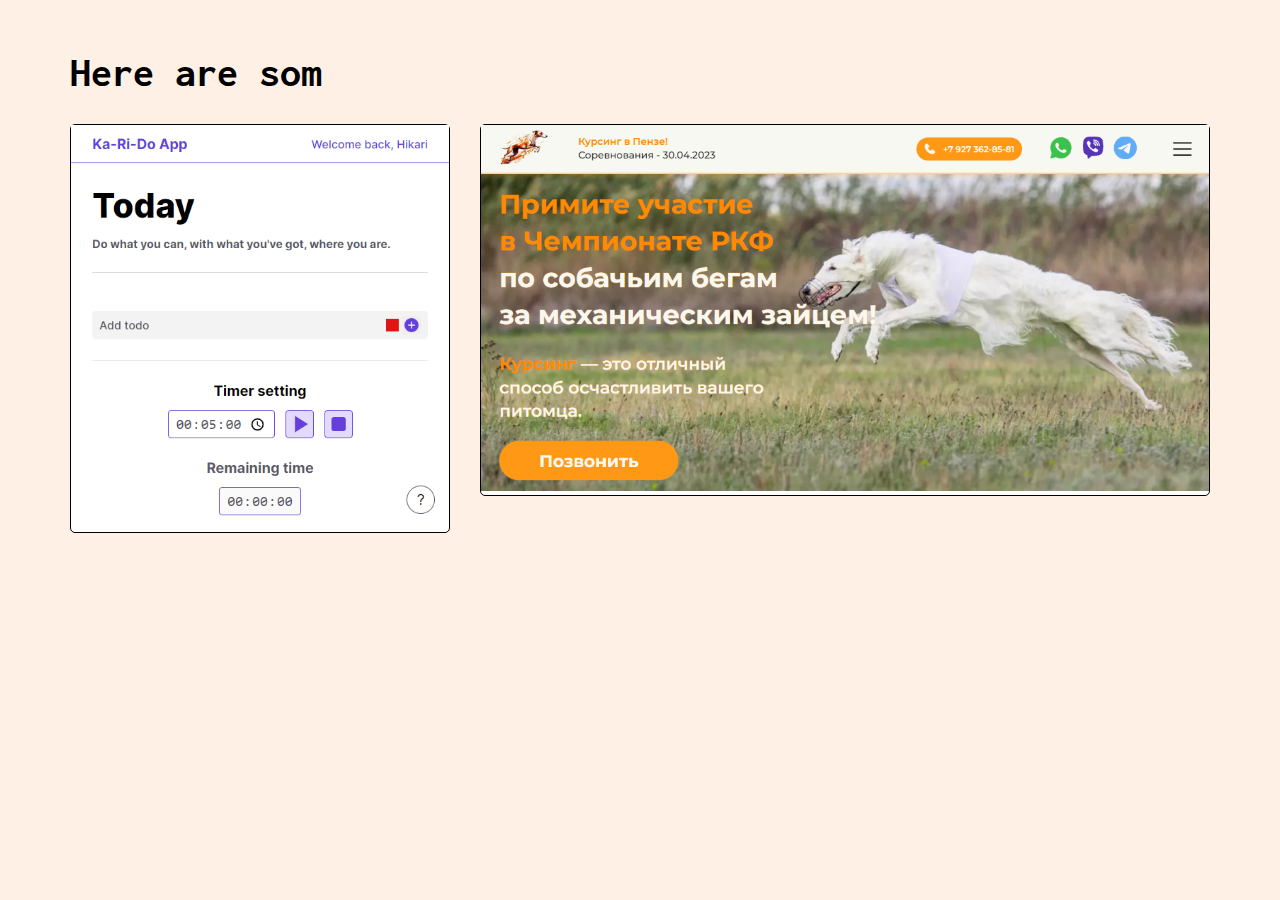
<file: index.html>
<!DOCTYPE html>
<html lang="ru">
    <head>
        <title>Hikari Projects</title>
        <meta charset="UTF-8">
        <link rel="stylesheet" href="style.css">

        <link rel="preconnect" href="https://fonts.googleapis.com">
        <link rel="preconnect" href="https://fonts.gstatic.com" crossorigin>
        <link href="https://fonts.googleapis.com/css2?family=Inconsolata:wght@700&display=swap" rel="stylesheet">
    </head>
    <body>
        <div class="container">
            <h1>Here are some of my notable projects</h1>

            <div class="grid">
                <div class="project"><a href="KaRiDo/index.html" target="_blank"><img src="img/ToDo.png" alt=""></a></div>
                <div class="project"><a href="https://xn--58-glctjttiq.xn--p1ai/" target="_blank"><img src="img/Coursing.png" alt=""></a></div>
            </div>
    
        </div>
        
        <script src="animation.js"></script>
    </body>
</html>
</file>
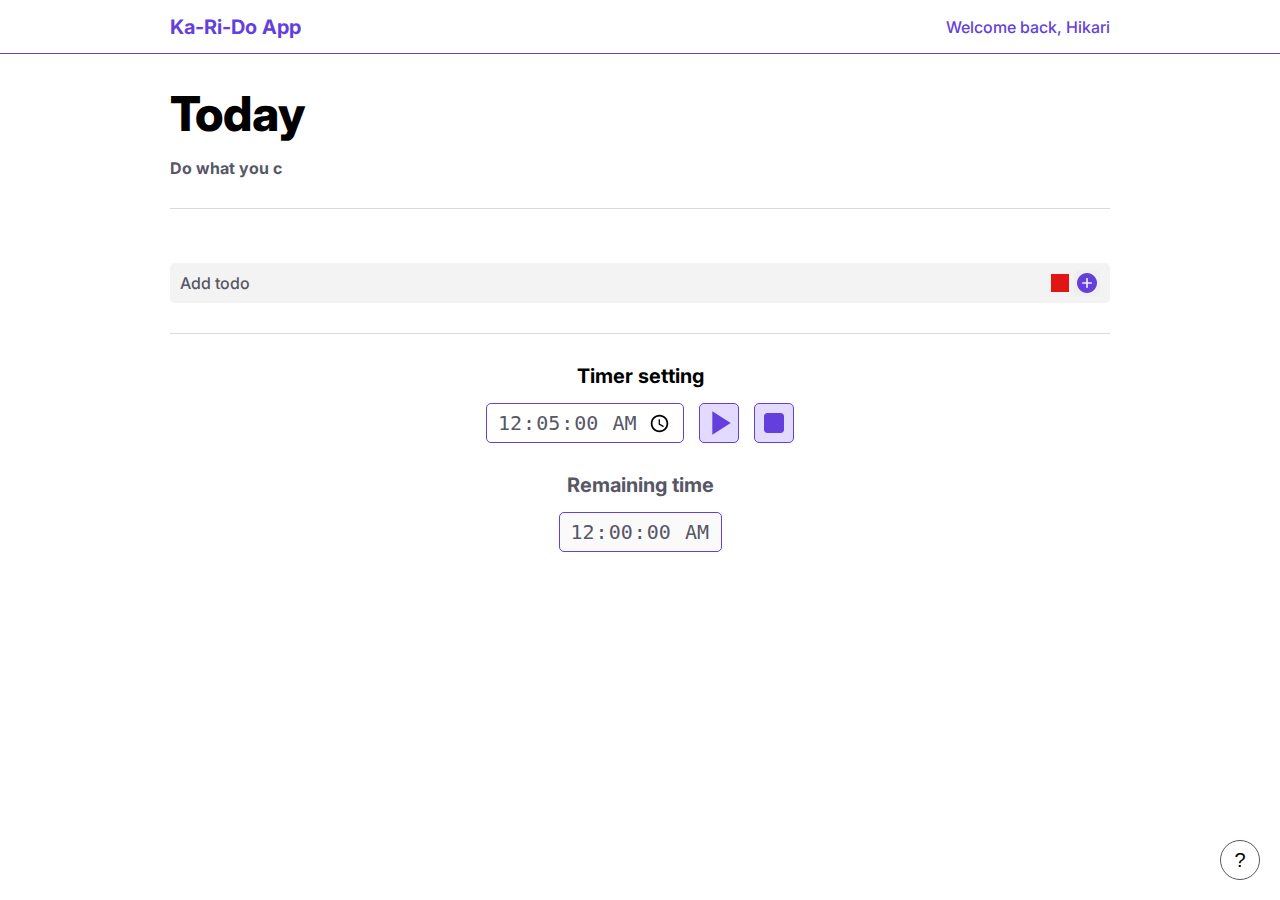
<file: KaRiDo/index.html>
<!DOCTYPE html>
<html lang="en">
<head>
    <meta charset="UTF-8">
    <meta http-equiv="X-UA-Compatible" content="IE=edge">
    <meta name="viewport" content="width=device-width, initial-scale=1.0">
    <title>Ka-Ri-Do App</title>
    <link rel="stylesheet" href="style.css">
    <link rel="stylesheet" href="media.css">

    <link rel="preconnect" href="https://fonts.googleapis.com">
    <link rel="preconnect" href="https://fonts.gstatic.com" crossorigin>
    <link href="https://fonts.googleapis.com/css2?family=Inter:wght@400;500;700;800&display=swap" rel="stylesheet">
</head>
<body>
    

    <header>
        <div class="container header-flex">
            <a href="#"><h2>Ka-Ri-Do App</h2></a>
            <p class="text-small medium">Welcome back, <span class="span-editable" contenteditable="true">Hikari</span></p>
        </div>
    </header>
    <main>
        <template>
            <div class="todo-task draggable" draggable="true">
                <button onclick="taskDone(this)"><img class="taskDoneImg" src="svg/taskDone.svg" alt="task done"></button>
                <p>Prototype</p>
                <button onclick="deleteTask(this)"><img class="deleteTaskImg" src="svg/deleteTask.svg" alt="delete task"></button>
            </div>
        </template>

        <div class="container">
            <div class="inside-header">
                <h1 class="black h1-editable" contenteditable="true">Today</h1>
                <p class="text-small bold p-editable" contenteditable="true">Do what you can, with what you've got, where you are.</p>
            </div>

            <div class="divider"></div>
            <div class="task-list">

            </div>
            
            <div class="container-input-task">
                <input type="text" name="task" class="input-task medium" placeholder="Add todo">
                <button class="colorPickerButton"></button>
                <button class="addTaskButton"><img src="svg/add-task.svg" alt="add task"></button>
            </div>
            <div class="colorPicker">
                <div class="colorPickerRow">
                    <button class="colorPickerItem colorPickerItem1" style="background-color: rgb(226 21 21);"></button>
                    <button class="colorPickerItem colorPickerItem2" style="background-color: rgb(253 241 27);"></button>
                    <button class="colorPickerItem colorPickerItem3" style="background-color: rgb(73 239 179);"></button>
                    <button class="colorPickerItem colorPickerItem4" style="background-color: rgb(35 21 226);"></button>
                    <button class="colorPickerItem colorPickerItem5" style="background-color: rgb(80 163 241);"></button>
                </div>
                <div class="colorPickerRow">
                    <button class="colorPickerItem colorPickerItem6" style="background-color: rgb(141 2 184);"></button>
                    <button class="colorPickerItem colorPickerItem7" style="background-color: rgb(30 235 23);"></button>
                    <button class="colorPickerItem colorPickerItem8" style="background-color: rgb(241 126 73);"></button>
                    <button class="colorPickerItem colorPickerItem9" style="background-color: rgb(216 144 223);"></button>
                    <button class="colorPickerItem colorPickerItem10" style="background-color: rgb(189 139 82);"></button>
                </div>
            </div>

            <div class="divider"></div>
            <div class="timer-block">
                <h2 class="black">Timer setting</h2>
                <div class="timer-control">
                    <input type="time" name="setup-timer" value="00:05:00" step="1" class="setup-timer">
                    <button class="start-timer">
                        <img src="svg/start-timer.svg" alt="start timer">
                    </button>
                    <button class="reset-timer">
                        <img src="svg/reset-timer.svg" alt="reset timer">
                    </button>
                </div>
                <h2>Remaining time</h2>
                <input type="time" name="remaining-timer" value="00:00:00" step="1" class="remaining-timer" disabled>

            </div>

        </div>
    </main>
    
    <button class="help-button">?</button>
    <div class="modal-help">
        
        <button>&times;</button>
        <ol>
            <li>To add a task, you can press the Enter key</li>
            <li>When you click on the text, you can change the name of the board, the caption below it, and the nickname in the upper right corner.</li>
            <li>All changes are saved in your browser's memory.</li>
            <li>The Drag&Drop function is active for tasks.</li>
        </ol>
        
    </div>
    <div class="overlay"></div>

    <script src="app.js"></script>
</body>
</html>
</file>
<file: style.css>
*{
    box-sizing: border-box;
    margin: 0;
    padding: 0;
}
body{
    background-color: #fff0e5;
}
.container{
    max-width: 1200px;
    margin: 50px auto;
}
h1{
    font-family: 'Inconsolata', sans-serif;
    font-size: 42px;
    font-weight: 700;

    margin: 0 30px;
}

.grid{
    display: grid;
    grid-template-columns: 1fr 2fr;

    margin: 0 30px;
}
.project{
    max-width: 100%;
    height: fit-content;
    margin: 30px 0;
    background-color: #fff;
    border: 1px solid black;
    border-radius: 5px;

    box-shadow: 0 0 rgba(0,0,0,0.5);
    transition: all 0.3s ease-in-out;
}
.project:last-of-type{
    margin-left: 30px;
}
.project:focus{
    border: 1px solid black;
}
.project:hover{
    box-shadow: -7px 7px #10162f;
    transform: translate(7px, -7px);
    transition: all 0.3s ease-in-out;
}
img{
    max-width: 100%;
}
</file>
<file: KaRiDo/style.css>
*,
*::before,
*::after {
    margin: 0;
    padding: 0;
    box-sizing: border-box;
}
:focus,:active{
    outline: none;
}
a{
    text-decoration: none;
    color: inherit;
}
img{
    user-select: none;
}
body{
    scroll-behavior: smooth;
    font-family: 'Inter', sans-serif;
    color: #575767;
}
button{
    cursor: pointer;
}
.container{
    max-width: 1000px;
    margin: 0 auto;
    padding: 0 30px;
}


h1{
    font-size: 48px;
    font-weight: 800;
    margin-top: 30px;
    margin-bottom: 15px;
}
h2{
    font-size: 20px;
    font-weight: 700;
    margin-top: 30px;
    margin-bottom: 15px;
}
p{
    font-size: 18px;
}
.text-small{
    font-size: 16px;
}
.medium{
    font-weight: 500;
}
.bold{
    font-weight: 700;
}

.black{
    color: #000000;
}
.light-gray{
    color: #A8A8B4;
}


header{
    width: 100%;
    height: 54px;
    border-bottom: 1px solid #643FDB;
    top: 0;
    position: sticky;
    color: #643FDB;
    background-color: #FFFFFF;
}
header h2{
    margin: 0;
}
.header-flex{
    height: 100%;
    display: flex;
    justify-content: space-between;
    align-items: center;
}

/* Задачи */
.divider{
    max-width: 100%;
    margin: 30px 0;
    border-bottom: 1px solid #DADADA;
    color: #DADADA;
}
.todo-task{
    display: flex;
    align-items: center;
    margin-bottom: 30px;
    padding-left: 3px;
}
.todo-task p{
    width: calc(100% - 68px); /* 68px = ширина кнопок по бокам + два margin'a */
    overflow-wrap: anywhere;
    min-height: 24px;
    margin: 0 10px;
}
.todo-task button{
    display: flex;
    justify-content: center;
    align-items: center;

    width: 24px;
    height: 24px;
    border: #DADADA solid 2px;
    background-color: #fff;
}
.todo-task button:last-child{
    justify-self: flex-end;
}
.taskDoneImg{
    opacity: 0;
}


/* Drag&Drop */
.draggable{
    cursor: move;
}
.dragging{
    opacity: 0.75;
    background-color: #F3F3F3;
    border: #575767 dotted 2px;
}


/* Добавление задачи */
.task-list{
    width: 100%;
    min-height: 24px;
    border-radius: 5px;
}
.container-input-task{
    display: flex;
    justify-content: space-between;
    align-items: center;
    border-radius: 5px;
    width: 100%;
    height: 40px;
    padding: 0 10px;
    background-color: #F3F3F3;
}
.container-input-task img{
    width: 20px;
    height: 20px;
}
.input-task{
    width: calc(100% - 54px);
    margin-right: 5px;
    border: none;
    background-color: #F3F3F3;
    font-size: 16px;
    font-family: inherit;
    color: #575767;
}
.input-task::placeholder { 
    font-family: inherit;
    color: #575767;
    user-select: none;
}
.colorPickerButton{
    width: 18px;
    height: 18px;
    background-color: #e21515;
    border: none;
    margin-right: 5px;
}
.addTaskButton{
    display: flex;
    justify-content: center;
    align-items: center;

    border: none;
    width: 26px;
    height: 26px;
    border-radius: 5px;
}


/* Модальное окно выбора цвета */
.colorPicker{
    /* Изначально скрыто */
    display: none;
    position: absolute;
    right: 30px;
    
    width: 150px;
    height: 66px;
    padding: 10px;
    background-color: #F3F3F3;
}
.colorPickerRow{
    display: flex;
    align-items: center;
    justify-content: space-between;
    margin-bottom: 10px;    
}
.colorPickerRow:last-child{
    margin-bottom: 0;
}
.colorPickerItem{
    width: 18px;
    height: 18px;
    border: none;
}


/* Таймер */
.timer-block{
    display: flex;
    flex-direction: column;
    align-items: center;
    justify-content: center;
    margin-bottom: 50px;
}
.timer-block h2.black{
    margin-top: 0;
}
input[type="time"]{
    font-size: 20px;
    height: 40px;
    padding: 10px;
    border: 1px solid #643FDB;
    border-radius: 5px;
    color: #575767;
}
input[type="time"]:first-child{
    cursor: pointer;
}
.remaining-timer::-webkit-calendar-picker-indicator{
    display: none;
    -webkit-appearance: none;
}
.timer-control{
    display: flex;
}
.start-timer,
.reset-timer{
    display: flex;
    justify-content: center;
    align-items: center;
    width: 40px;
    height: 40px;
    margin-left: 15px;
    border: 1px solid #643FDB;
    border-radius: 5px;
    background-color: #e3daff;
}
button:disabled{
    background-color: #fff;
    cursor: default;
}
.start-timer img{
    margin-left: 5px;
}

button:focus{
    border: 2px solid #575767;
}


/* Модальное окно помощи */
.help-button{
    position: fixed;
    bottom: 20px;
    right: 20px;

    width: 40px;
    height: 40px;
    background-color: #FFFFFF;
    font-size: 20px;
    font-weight: 500;

    border: 1px solid #575767;
    border-radius: 50%;
}
.help-button:hover{
    background-color: #DADADA;
}
.modal-help{
    position: fixed;
    top: 50%;
    left: 50%;
    z-index: 100;
    transform: translate(-50%, -50%) scale(0);
    transition: 200ms ease-in-out all;

    width: 500px;
    max-width: 80%;
    padding: 50px 30px;
    background-color: #FFFFFF;
    border: 1px solid #575767;
    border-radius: 5px;
}
.modal-help.active{
    transform: translate(-50%, -50%) scale(1);
}
.modal-help ol{
    list-style-position: inside;
}
.modal-help li{
    margin-bottom: 30px;
}
.modal-help li:last-child{
    margin-bottom: 0;
}
.modal-help button{
    display: flex;
    justify-content: center;
    align-items: center;

    position: fixed;
    top: 15px;
    right: 15px;

    width: 24px;
    height: 24px;
    border: none;
    background: none;
    font-size: 24px;
    font-weight: 700;
}
.overlay{
    position: fixed;
    top: 0;
    left: 0;
    bottom: 0;
    right: 0;
    background-color: #00000080;
    transition: 200ms ease-in-out all;

    opacity: 0;
    pointer-events: none;
}
.overlay.active{
    opacity: 1;
    pointer-events: all;
}

.span-editable, .h1-editable, .p-editable{
    cursor: pointer;
}
</file>
<file: KaRiDo/media.css>
@media screen and (max-width: 360px) {
    .container{
        margin: 0 10px;
    }
    header h2{
        font-size: 19px;
    }
    header p{
        font-size: 15px;
    }
}
</file>
